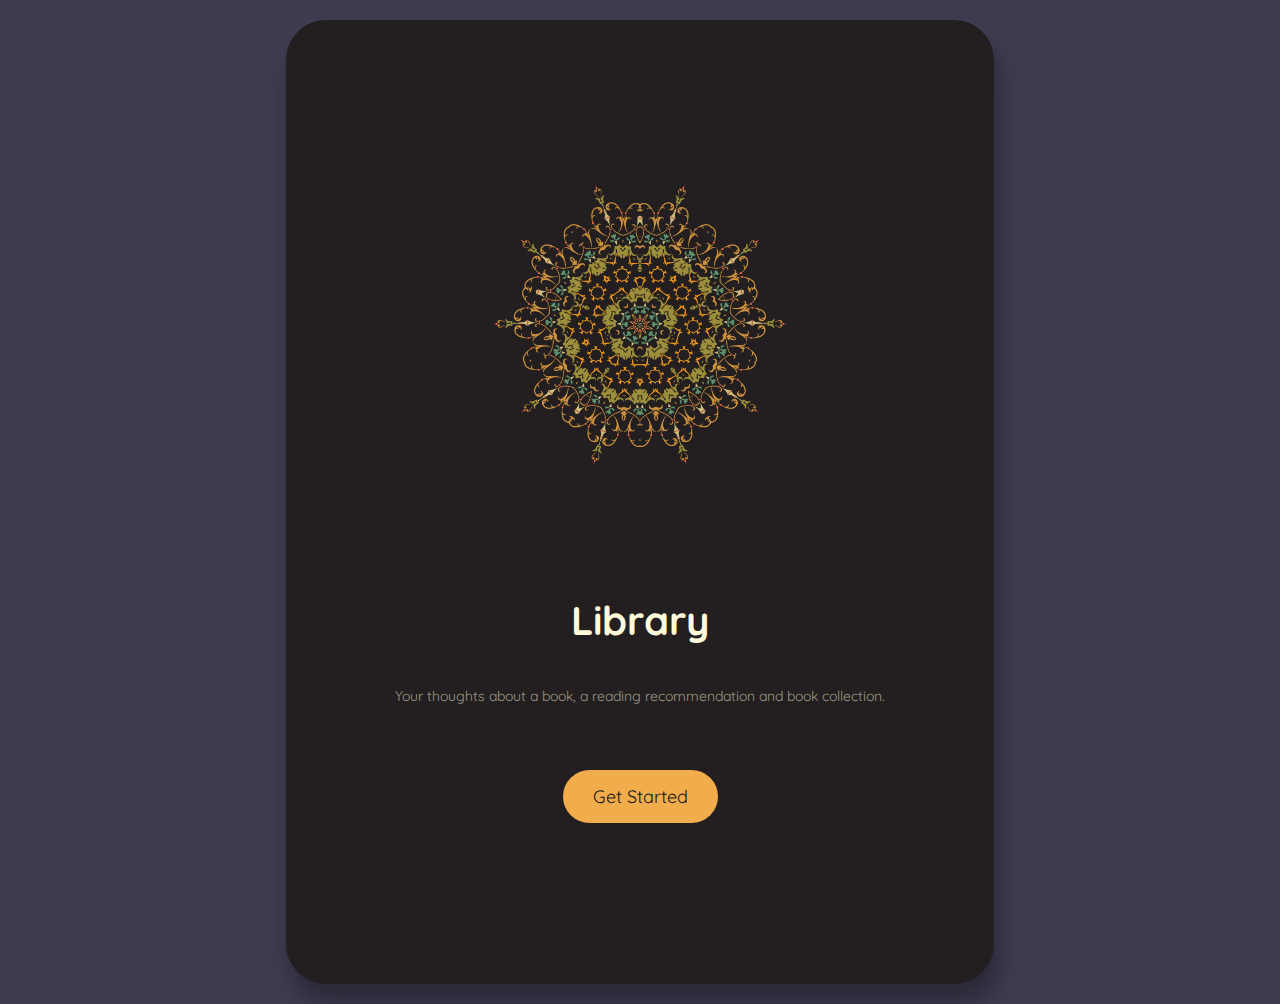
<file: index.html>
<!DOCTYPE html>
<html lang="en">
<head>
    <meta charset="UTF-8">
    <meta http-equiv="X-UA-Compatible" content="IE=edge">
    <meta name="viewport" content="width=device-width, initial-scale=1.0">
    <title>Library App</title>
    <meta name="author" content="Harmeet Matharoo">
    <link rel="icon" sizes="32x32" href="images/book-icon.png">
    <link rel="preconnect" href="https://fonts.googleapis.com">
    <link rel="preconnect" href="https://fonts.gstatic.com" crossorigin>
    <link href="https://fonts.googleapis.com/css2?family=Quicksand:wght@300;400;500;600;700&display=swap" rel="stylesheet">
    <link rel="stylesheet" href="styles.css">
</head>
<body>

    <div class="container-div">

        <div class="welcome-page">
            <div class="welcome-img-div">
                <img src="images/Mandala-min.png" alt="book">
            </div>
            <div class="title-div">
                <h1>Library</h1>
            </div>
            <div class="app-info-div">
                <p>Your thoughts about a book, a reading recommendation and book collection.</p>
            </div>
            <div class="get-started-div">
                <a href="page_2.html" id="get-started-button">Get Started</a>
            </div>
        </div>
 
    </div>
    


    <!-- <script src="script.js"></script> -->
</body>
</html>
</file>
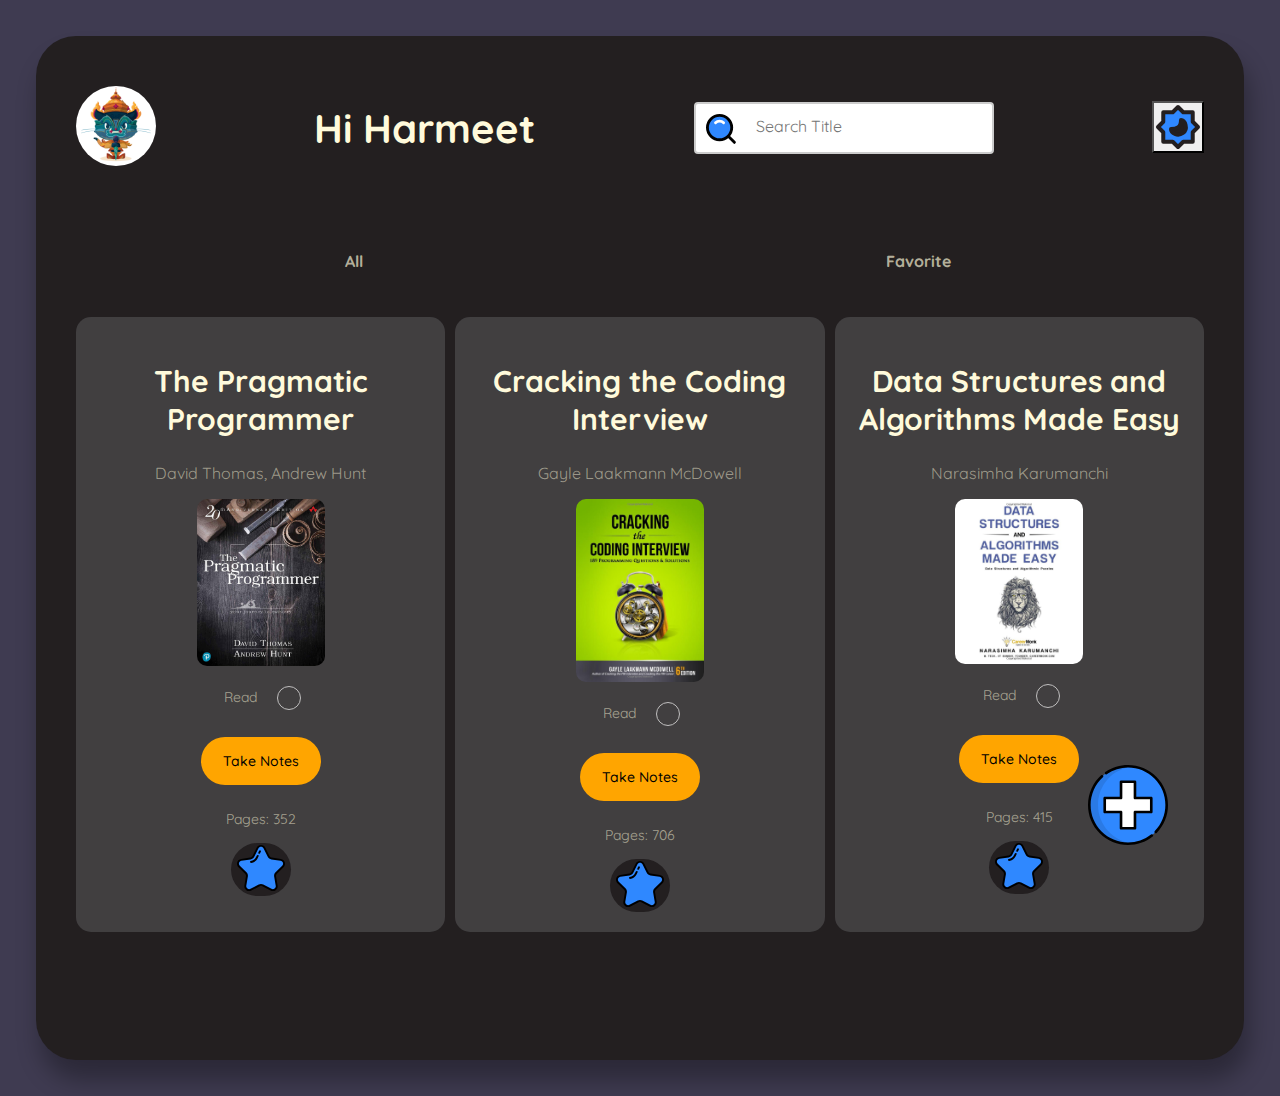
<file: page-2.html>
<!DOCTYPE html>
<html lang="en">
<head>
    <meta charset="UTF-8">
    <meta http-equiv="X-UA-Compatible" content="IE=edge">
    <meta name="viewport" content="width=device-width, initial-scale=1.0">
    <title>Library App</title>
    <meta name="author" content="Harmeet Matharoo">
    <link rel="icon" sizes="32x32" href="images/book-icon.png">
    <link rel="preconnect" href="https://fonts.googleapis.com">
    <link rel="preconnect" href="https://fonts.gstatic.com" crossorigin>
    <link href="https://fonts.googleapis.com/css2?family=Quicksand:wght@300;400;500;600;700&display=swap" rel="stylesheet">
    
    
    <link href="styles_page_2.css" rel="stylesheet" id="light-theme-link">
    <!-- <link rel="stylesheet" id="light-theme-link" href="styles-light.css"> -->
</head>
<body>

    <div class="container-div">

        <div class="page-2">
            <div class="heading-div">
                <div class="logo">
                    <a href="https://github.com/hmjatt">
                        <img src="images/id-logo.png" alt="github-logo">
                    </a>
                </div>
                <div class="greetings">
                    <h1>Hi Harmeet</h1>
                </div>
                <div class="search">
                    <div class="input-div">
                        <input type="text" id="search-item" class="input-ele" placeholder="Search Title" oninput="search()">
                
                        
                    </div>
                    
                </div>
                <div class="dark-mode">
                    <button id="theme-toggle">
                        <!-- <img src="images/svgs/dark-mode.svg" alt="change-mode"> -->
                    </button>
                    
                </div>
            </div>
    
            <!-- <div class="for-you-div">
                <div class="for-you">
                    <h1>For You</h1>
                </div>
            </div> -->

            <div class="filter-div">
                <div class="all-filter-div">
                    <a href="#" id="all-link"><h4>&nbsp; &nbsp; All &nbsp; &nbsp;</h4></a>
                </div>
                <div class="favorite-filter-div">
                    <a href="#" id="favorite-link"><h4>Favorite</h4></a>
                </div>
            </div>
    
            <div class="books-div">
                <div class="book" id="notFav">
                    <div class="image-div">
                        <h2>The Pragmatic Programmer</h2>
                        <h3>David Thomas, Andrew Hunt</h3>
                        <img class="book-cover" src="images/Prag-prog.jpg" alt="Prag-prog">

                        <div class="read-div">
                            <label class="read-container">Read
                                <input type="checkbox">
                                <span class="checkmark"></span>
                            </label>
                        </div>

                        <div class="notes-div">
                            <button class="notes-btn">Take Notes</button>
                            <input type="text" name="popup" class="popup hide">
                        </div>
                    
                        <div class="pages-div">
                            <p>Pages: 352</p>
                        </div>
            
                        <div class="fav-svg-div">
                            <button class="fav-btn">
                                <img class="fav-svg" src="images/svgs/star-svg.svg" alt="add-favorite">
                            </button>
                        </div>
                        
                    </div>

                </div>
                <div class="book" id="notFav">
                    <div class="image-div">
                        <h2>Cracking the Coding Interview</h2>
                        <h3>Gayle Laakmann McDowell</h3>
                        <img class="book-cover" src="images/cracking-interview.jpg" alt="cracking-coding-interview">
                        
                        <div class="read-div">
                            <label class="read-container">Read
                                <input type="checkbox">
                                <span class="checkmark"></span>
                            </label>
                        </div>

                        <div class="notes-div">
                            <button class="notes-btn">Take Notes</button>
                            <input type="text" name="popup" id="popup" class="hide">
                        </div>

                        <div class="pages-div">
                            <p>Pages: 706</p>
                        </div>

                        <div class="fav-svg-div">
                            <button class="fav-btn">
                                <img class="fav-svg" src="images/svgs/star-svg.svg" alt="add-favorite">
                            </button>
                        </div>

                    </div>
                </div>
                <div class="book" id="notFav">
                    <div class="image-div">
                        <h2>Data Structures and Algorithms Made Easy</h2>
                        <h3>Narasimha Karumanchi</h3>
                        <img class="book-cover" src="images/data-structures.jpg" alt="data-structures">
                        
                        <div class="read-div">
                            <label class="read-container">Read
                                <input type="checkbox">
                                <span class="checkmark"></span>
                            </label>
                        </div>

                        <div class="notes-div">
                            <button class="notes-btn">Take Notes</button>
                            <input type="text" name="popup" id="popup" class="hide">
                        </div>

                        <div class="pages-div">
                            <p>Pages: 415</p>
                        </div>

                        <div class="fav-svg-div">
                            <button class="fav-btn">
                                <img class="fav-svg" src="images/svgs/star-svg.svg" alt="add-favorite">
                            </button>
                        </div>

                    </div>
     
                </div>
            </div>
    

            <div class="add-book-div">
                <img src="images/svgs/add-svg.svg" alt="add-book">
            </div>
        </div> 

    </div>
    


    <script src="script.js"></script>
</body>
</html>
</file>
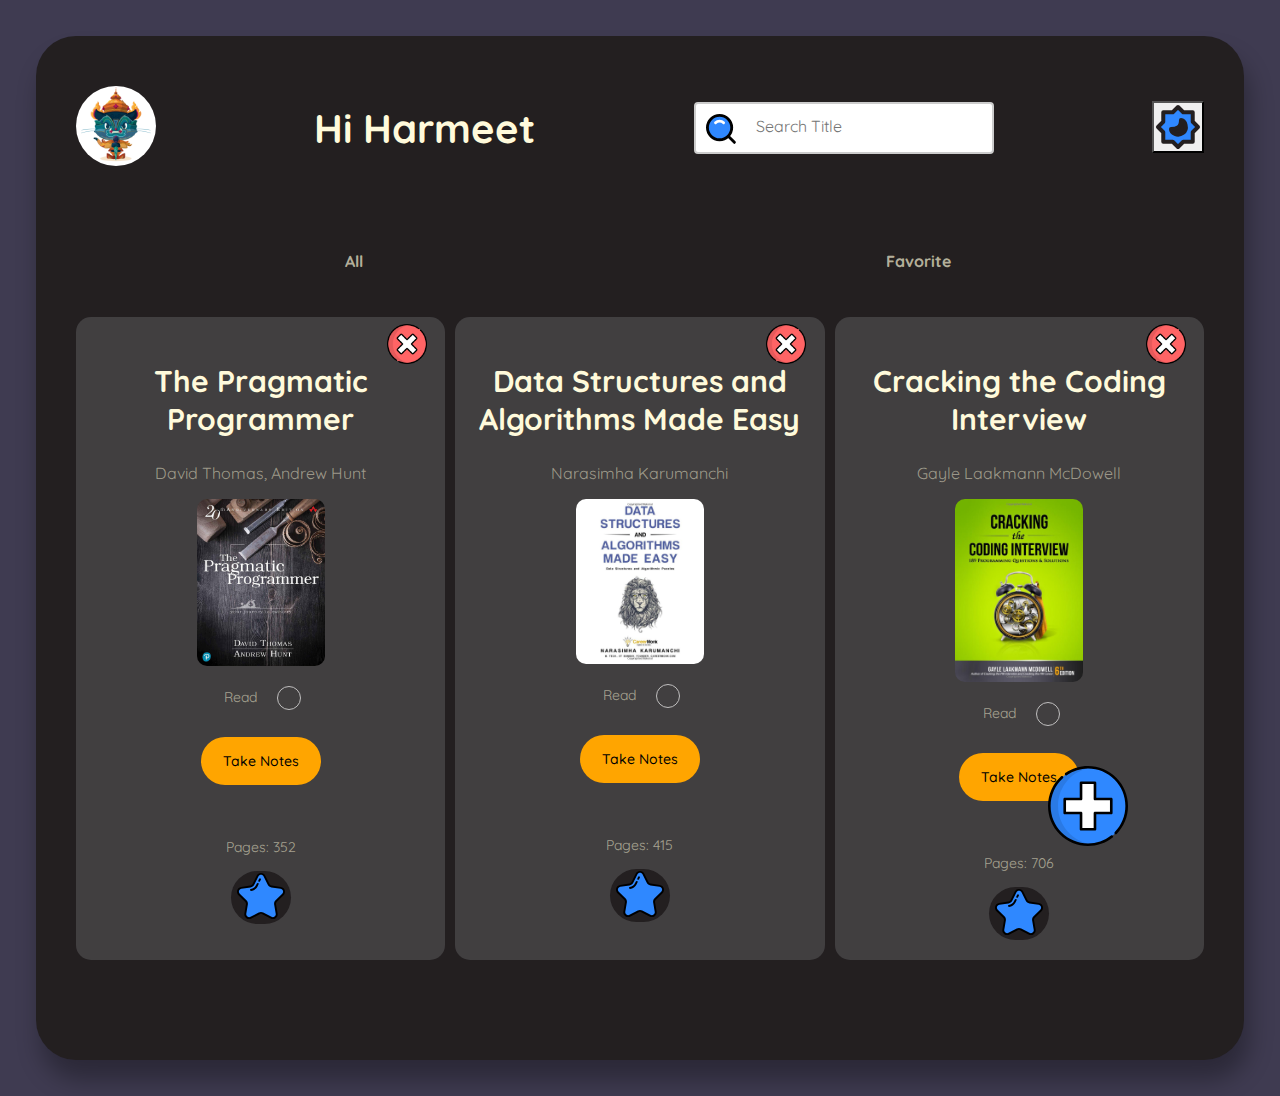
<file: page_2.html>
<!DOCTYPE html>
<html lang="en">
<head>
    <meta charset="UTF-8">
    <meta http-equiv="X-UA-Compatible" content="IE=edge">
    <meta name="viewport" content="width=device-width, initial-scale=1.0">
    <title>Library App</title>
    <meta name="author" content="Harmeet Matharoo">
    <link rel="icon" sizes="32x32" href="images/book-icon.png">
    <link rel="preconnect" href="https://fonts.googleapis.com">
    <link rel="preconnect" href="https://fonts.gstatic.com" crossorigin>
    <link href="https://fonts.googleapis.com/css2?family=Quicksand:wght@300;400;500;600;700&display=swap" rel="stylesheet">
    
    
    <link href="styles_page_2.css" rel="stylesheet" id="light-theme-link">
    <!-- <link rel="stylesheet" id="light-theme-link" href="styles-light.css"> -->
</head>
<body>

    <div class="container-div">

        <div class="page-2">
            <div class="heading-div">
                <div class="logo">
                    <a href="https://github.com/hmjatt">
                        <img src="images/id-logo.png" alt="github-logo">
                    </a>
                </div>
                <div class="greetings">
                    <h1>Hi Harmeet</h1>
                </div>
                <div class="search">
                    <div class="input-div">
                        <input type="text" id="search-item" class="input-ele" placeholder="Search Title" oninput="searchContent()">
                
                        
                    </div>
                    
                </div>
                <div class="dark-mode">
                    <button id="theme-toggle"></button>
                </div>
            </div>
    

            <div class="filter-div">
                <div class="all-filter-div">
                    <a href="#" id="all-link"><h4>&nbsp; &nbsp; All &nbsp; &nbsp;</h4></a>
                </div>
                <div class="favorite-filter-div">
                    <a href="#" id="favorite-link"><h4>Favorite</h4></a>
                </div>
            </div>
    
            <div class="books-div" id="books-div-id">
                <div class="book notFav">
                    <div class="image-div">

                        <div id="remove-book">
                            <button id="remove-book-btn" class="remove-book-class" onclick="removeBookFxnContent()" type="button"><img src="images/cancel.png" alt="cancel"></button>
                        </div>

                        <h2>The Pragmatic Programmer</h2>
                        <h3>David Thomas, Andrew Hunt</h3>
                        <img class="book-cover" src="images/Prag-prog.jpg" alt="Prag-prog">

                        <div class="read-div">
                            <label class="read-container">Read
                                <input type="checkbox">
                                <span class="checkmark"></span>
                            </label>
                        </div>

                        <div class="notes-div">
                            <button class="notes-btn" onclick="addNotesFxnContent()">Take Notes</button>
                            <input type="text" name="popup"  class="hide note-input">
                            <button onclick="showNotesFxnContent()" class="hide add-notes-btn">Add</button>
                            <p class="note-para"></p>
                        </div>
                    
                        <div class="pages-div">
                            <p>Pages: 352</p>
                        </div>
            
                        <div class="fav-svg-div">
                            <button class="fav-btn" onclick="addBookToFavContent()">
                                <img class="fav-svg" src="images/svgs/star-svg.svg" alt="add-favorite">
                            </button>
                        </div>
                        
                    </div>

                </div>

                <div class="book notFav">
                    <div class="image-div">

                        <div id="remove-book">
                            <button id="remove-book-btn" class="remove-book-class" onclick="removeBookFxnContent()" type="button"><img src="images/cancel.png" alt="cancel"></button>
                        </div>

                        <h2>Data Structures and Algorithms Made Easy</h2>
                        <h3>Narasimha Karumanchi</h3>
                        <img class="book-cover" src="images/data-structures.jpg" alt="data-structures">
                        
                        <div class="read-div">
                            <label class="read-container">Read
                                <input type="checkbox">
                                <span class="checkmark"></span>
                            </label>
                        </div>

                        <div class="notes-div">
                            <button class="notes-btn" onclick="addNotesFxnContent()">Take Notes</button>
                            <input type="text" name="popup"  class="hide note-input">
                            <button class="hide add-notes-btn" onclick="showNotesFxnContent()">Add</button>
                            <p class="note-para"></p>
                        </div>

                        <div class="pages-div">
                            <p>Pages: 415</p>
                        </div>

                        <div class="fav-svg-div">
                            <button class="fav-btn" onclick="addBookToFavContent()">
                                <img class="fav-svg" src="images/svgs/star-svg.svg" alt="add-favorite">
                            </button>
                        </div>

                    </div>
     
                </div>


                <div class="book notFav">
                    <div class="image-div">

                        <div id="remove-book">
                            <button id="remove-book-btn" class="remove-book-class" onclick="removeBookFxnContent()" type="button"><img src="images/cancel.png" alt="cancel"></button>
                        </div>

                        <h2>Cracking the Coding Interview</h2>
                        <h3>Gayle Laakmann McDowell</h3>
                        <img class="book-cover" src="images/cracking-interview.jpg" alt="cracking-coding-interview">
                        
                        <div class="read-div">
                            <label class="read-container">Read
                                <input type="checkbox">
                                <span class="checkmark"></span>
                            </label>
                        </div>

                        <div class="notes-div">
                            <button class="notes-btn" onclick="addNotesFxnContent()">Take Notes</button>
                            <input type="text" name="popup"  class="hide note-input">
                            <button class="hide add-notes-btn" onclick="showNotesFxnContent()">Add</button>
                            <p class="note-para"></p>
                        </div>

                        <div class="pages-div">
                            <p>Pages: 706</p>
                        </div>

                        <div class="fav-svg-div">
                            <button class="fav-btn" onclick="addBookToFavContent()">
                                <img class="fav-svg" src="images/svgs/star-svg.svg" alt="add-favorite">
                            </button>
                        </div>

                    </div>
                </div>
            
                
            </div>
         
        </div> 

        <div class="add-book-div">
            <button id="add-book"><img src="images/svgs/add-svg.svg" alt="add-book"></button>
            <div id="form-div" class="hide">
                <form id="form-ele" action="#" method="get">
                        
                    <div class="form-bg">

                        <div id="remove-form">
                            <button id="remove-form-btn" type="button"><img src="images/cancel.png" alt="cancel"></button>
                        </div>

                            <div class="spacing">
                                <div class="label-div"><label for="title">Title</label></div>
                                <div><input type="text" name="title" id="title-input" required></div>
                            </div>

                            <div class="spacing">
                                <div class="label-div"><label for="author">Author</label></div>
                                <div><input type="text" name="author" id="author-input" required></div>
                            </div>

                            <div class="spacing">
                                <div class="label-div"><label for="pages">Pages</label></div>
                                <div><input type="number" id="pages-input" name="pages" min="1" required></div>
                            </div>

                            <div class="spacing">
                                <div class="label-div"><label for="url">Book Cover URL</label></div>
                                <div>
                                    <input type="text" name="url" id="url-input"  value="images/Mandala-min.png" >
                                </div>
                            </div>


                        </div>
                    
                        <div class="form-sbmt">
                            <button id="add-book-btn" type="submit">Add Book</button>
                        </div>

                    </div>
    
                    

                    
                </form>
            </div>
        </div>

    </div>
    


    <script src="script.js"></script>
</body>
</html>
</file>
<file: styles.css>
/* CSS for Library App Page 1 */

html {
    background-color: #3f3b51;
    font-family: 'Quicksand', sans-serif;
}

body {
    display: flex;
    justify-content: center;
    margin: 20px;
}

a {
    text-decoration: none;
}

.container-div {
    align-self: center;
    width: 568px;
    height: 924px;
    border-radius:40px;
    background-color: #231f20;
    display: flex;
    justify-content: center;
    padding: 20px 70px;
    box-shadow: 5px 20px 25px #00000050;
}

.welcome-page {
    display: flex;
    flex-direction: column;
    justify-content: center;
}

.welcome-img-div {
    display: flex;
    justify-content: center;
    margin-bottom: 100px;
}

.welcome-img-div img{
    width: 300px;
}

h1 {
    color: rgb(255, 250, 219);
    text-align: center;
    font-size: 40px;
}

p {
    color: rgba(255, 250, 219, 0.548);
    text-align: center;
    line-height: 20px;
    font-size: 14px;
}

.get-started-div {
    display: flex;
    justify-content: center;
    margin-top: 50px;
}

#get-started-button {
    font-family: 'Quicksand', sans-serif;
    border: none;
    border-radius: 40px;
    background-color: rgb(241, 172, 76);
    padding: 15px 30px 15px 30px;
    font-size: 18px;
    font-weight: 400;
    color: rgb(22, 22, 22);
}

#get-started-button:hover {
    background-color: rgb(255, 203, 131);
}


@media only screen and (max-width: 500px) {
    .container-div {
        width: 60vw;
        height: 90vh;
    }
}
</file>
<file: styles_page_2.css>
/* CSS for Page_2 Dark theme */

html {
    background-color: #3f3b51;
    font-family: 'Quicksand', sans-serif;
    display: flex;
    flex-direction: column;
    justify-content: center;
    min-width: 768px;
    min-height: 1024px;
    padding: 4vh;
}

body {
    display: flex;
    justify-content: center;
    min-width: 768px;
    min-height: 1024px;
    margin: 0px;
}


.container-div {
    position: relative;
    min-width: 768px;
    min-height: 1024px;
    border-radius:40px;
    background-color: #231f20;
    /* padding: 20px 70px; */
    box-shadow: 5px 20px 25px #00000050;
}

.page-2 {
    margin: 40px;
    display: grid;
    grid-template-columns: repeat(3, 1fr);
    grid-template-rows: auto;
    grid-template-areas: 
      "heading-div heading-div heading-div"
      "filter-div filter-div filter-div"
      "books-div books-div books-div"
      ". add-book-div ."
      ;
}



h1 {
    color: rgb(255, 250, 219);
    text-align: center;
    font-size: 40px;
}

h2 {
    color: rgb(255, 250, 219);
    text-align: center;
    font-size: 30px;
    max-width: 400px;
}

h3 {
    color: rgba(255, 250, 219, 0.486);
    text-align: center;
    font-size: 16px;
    font-weight: 400;
    margin-top: 0px;
}

p, label {
    color: rgba(255, 250, 219, 0.548);
    text-align: center;
    line-height: 20px;
    font-size: 14px;
}

.heading-div {
    display: flex;
    justify-content: space-between;
    margin-bottom: 50px;
    grid-area: heading-div;
}

.logo, .search, .dark-mode {
    align-self: center;
}

.search button {
    background-color: #231f20;
    border: none;
}

.input-div {
    display: flex;
}

#theme-toggle {
    background-image: url('images/svgs/dark-mode.svg');
    height: 52px;
    width: 52px;
    background-repeat: no-repeat;
}

/* style for custom search-text start */

#search-item {
    
    
    font-family: 'Quicksand', sans-serif;
    width: 300px;
    box-sizing: border-box;
    border: 2px solid #ccc;
    border-radius: 4px;
    font-size: 16px;
    background-color: white;
    background-image: url('images/svgs/search.svg');
    background-position: 10px 10px; 
    padding: 12px 20px 16px 60px;
    background-repeat: no-repeat;
    transition: 0.5s;
    outline: none;
}

#search-item:focus {
    border: 3px solid #2f88ff;
}



/* style for custom search-text end */


.filter-div {
    display: flex;
    justify-content: space-around;
    padding-bottom: 20px;

    grid-area: filter-div;
}

.filter-div a {
    text-decoration: none;
    color: rgba(255, 250, 219, 0.678);
    
}


.filter-div h4 {
    text-decoration: none;
    color: rgba(255, 250, 219, 0.678);
    border-bottom: 5px solid #231f20;
}

.filter-div h4:hover {
    color: rgb(255, 197, 36);
    border-bottom: 5px solid rgb(255, 197, 36);
}


.filter-div h4::after, .filter-div h4:focus {
    color: rgb(255, 197, 36);
    border-bottom: 5px solid rgb(255, 197, 36);
}


.books-div {
    display: grid;
    grid-template-columns: repeat(3, 1fr);
    row-gap: 50px;
    column-gap: 10px;
    grid-auto-rows: auto;
    grid-area: books-div;

}

.book {
    background-color: #413f40;
    border-radius: 15px;
    position: relative;
    display: flex;
    justify-content: center;
}

#remove-book {
    position: absolute;
    top: 1%;
    left: 95%;
    display: flex;
    justify-content: flex-end;
}

#remove-book-btn {
    position: absolute;
    background: none;
    padding: 0px;
    border: none;
}

#remove-book img {
    width: 40px;
}

.image-div {
    display: flex;
    white-space: initial;
    padding: 20px;
    flex-direction: column;
}

.read-div {
    align-self: center;
    margin: 20px 0px 20px -40px;
}

/* style for custom checkmark start */

input[type="checkbox"] {
    position: absolute;
    opacity: 0;
    cursor: pointer;
    height: 0;
    width: 0;
}

.checkmark {
    position: absolute;
    margin-left: 20px;
    height: 22px;
    width: 22px;
    background-color: #413f40;
    border: 1px solid rgb(192, 191, 191);
    border-radius: 15px;
}

.read-container:hover input ~ .checkmark {
    background-color: rgb(134, 134, 134);
}

.read-container input:checked ~ .checkmark {
    background-color: #2f88ff;
}

.checkmark:after {
    content: "";
    position: absolute;
    display: none;
}

.read-container input:checked ~ .checkmark:after {
    display: block;
}

.read-container .checkmark:after {
    left: 8px;
    top: 4px;
    width: 4px;
    height: 8px;
    border: solid rgb(247, 247, 247);
    border-width: 0 3px 3px 0;
    -webkit-transform: rotate(45deg);
    -ms-transform: rotate(45deg);
    transform: rotate(45deg);
}

/* style for custom checkmark end */

.notes-div {
    padding: 10px;
    display: flex;
    flex-direction: column;
    justify-content: center;
    align-self: center;
}

.notes-btn, .add-notes-btn {
    align-self: center;
}

.notes-div button {
    background-color: orange;
    border: none;
    border-radius: 50px;
    padding: 15px;
    font-family: 'Quicksand', sans-serif;
    font-size: 14px;
    font-weight: 500;
    width: 120px;
}

.notes-div button:hover {
    background-color: rgb(255, 219, 122);
}

.notes-div input {
    margin: 10px;
}

/* for notes */

form {
    width: 50%;
}
  
.hide {
    display: none;
}

.show {
    display: block;
}

.note-input {
    font-family: 'Quicksand', sans-serif;
    box-sizing: border-box;
    border: 2px solid #ccc;
    border-radius: 4px;
    font-size: 16px;
    background-color: white;
    border: 3px solid #ccc;
    transition: 0.5s;
    outline: none;
}

/* for notes */


.pages-div {
    align-self: center;
}

.fav-svg-div {
    align-self: center;
}

.fav-btn {
    border: none;
    background-color:#231f20;
    border-radius: 70px;
}

.fav-btn:hover {
    background-color:#575656;
}

.fav button {
    background-color: orange;
}


.add-book-div {
    display: flex;
    position: fixed;
    justify-content: center;
    top:85%;
    left: 85%;
    grid-area: add-book-div;
}

/* #add-book {
    position: fixed;

} */

.add-book-div label {
    color: aliceblue;
    font-weight: 600;
    font-size: 32px;
}

/* style for custom form input */

.add-book-div input {
    color: rgb(22, 22, 22);
    font-weight: 500;
    font-size: 24px;
    width: 400px;   
    font-family: 'Quicksand', sans-serif;
    box-sizing: border-box;
    border: 2px solid #ccc;
    border-radius: 4px;
    background-color: white;
    /* padding: 12px 20px 16px 60px; */
    border: 3px solid #ccc;
    transition: 0.5s;
    outline: none;
}

.add-book-div input:focus {
    border: 3px solid #ff932e;
}

/* style for custom form input */


.label-div {
    align-self: center;
    padding: 40px 0px 5px 0px;
}

/* .add-read-div {
    padding: 40px 40px 5px 0px;    

}   */

.spacing {
    display: flex;
    flex-direction: column;
    justify-content: center;
}

#add-book {
    cursor: pointer;
    background: none;
    border: none;
    position: absolute;
}

#remove-form {
    position: absolute;
    top: 5%;
    left: 85%;
}

#remove-form-btn {
    background: none;
    border: none;
    cursor: pointer;
    padding: 0px;
}

#form-div {
    padding: 30px;
    justify-content: center;
    position:fixed;
    top: 50%;
    left: 50%;
    transform: translate(-50%, -50%);
    background-color: #016faf67;
    backdrop-filter: blur(50px);
    border-radius: 20px;
    height: 600px;
    width: 650px;
}

.noShow {
    display: none;
}

.showIt {
    display: flex;
    position: fixed;
}

#form-ele {
    display: flex;
    flex-direction: column;
    justify-content: center;
}

.form-bg, .form-sbmt {
    align-self: center;
}

.form-sbmt button {
    border: none;
    color: rgb(22, 22, 22);
    font-weight: 500;
    font-size: 32px;
    border-radius: 50px;
    padding: 10px 0px;
    width: 200px;
    margin: 30px 0px 40px 0px;
    font-family: 'Quicksand', sans-serif;
    background-color: orange;
}


.logo img {
    width: 80px;
    border-radius: 50px;
}

.book-cover {
    width: 10vw;
    align-self: center;
    border-radius: 10px;
}

.fav-svg {
    width: 48px;
}

.add-book-div img {
    width: 80px;
}

#remove-form-btn img {
    width: 40px;
}


@media only screen and (max-width: 850px) {

    html {
        padding: 0px;
    }

    body {
        padding: 20px;
    }

    .books-div {
        display: flex;
        flex-direction: column;
        justify-content: center;
        
    }

    .image-div {
        display: flex;
        justify-content: center;
    }

    h2 {
        align-self: center;
    }

    .book-cover {
        width: 80%;
        align-self: center;
        border-radius: 10px;
    }
}

@media only screen and (max-width: 400px) {

    html {
        min-width: 0px;
        width: 100vw;
        
    }
    
    body {
        padding: 10px;
        min-width: 0px;
    }

    h1 {
        margin: 0px;
    }
    
    
    .container-div {
        min-width: 0px;
        padding: 20px 10px 30px 10px;
        width: 355px;
    }

    .page-2 {
        margin: 0px;
    }

    .book-cover {
        width: 90%;
        align-self: center;
        border-radius: 10px;
    }

    .heading-div {
        flex-direction: column;
    }

    .heading-div div {
        padding: 10px;
    }

    #add-book {
        padding: 0px;
    }

    #form-div {
        height: 80vh;
        width: 80vw;
    }

    #form-div input {
        width: 80vw;
    }
}
</file>
